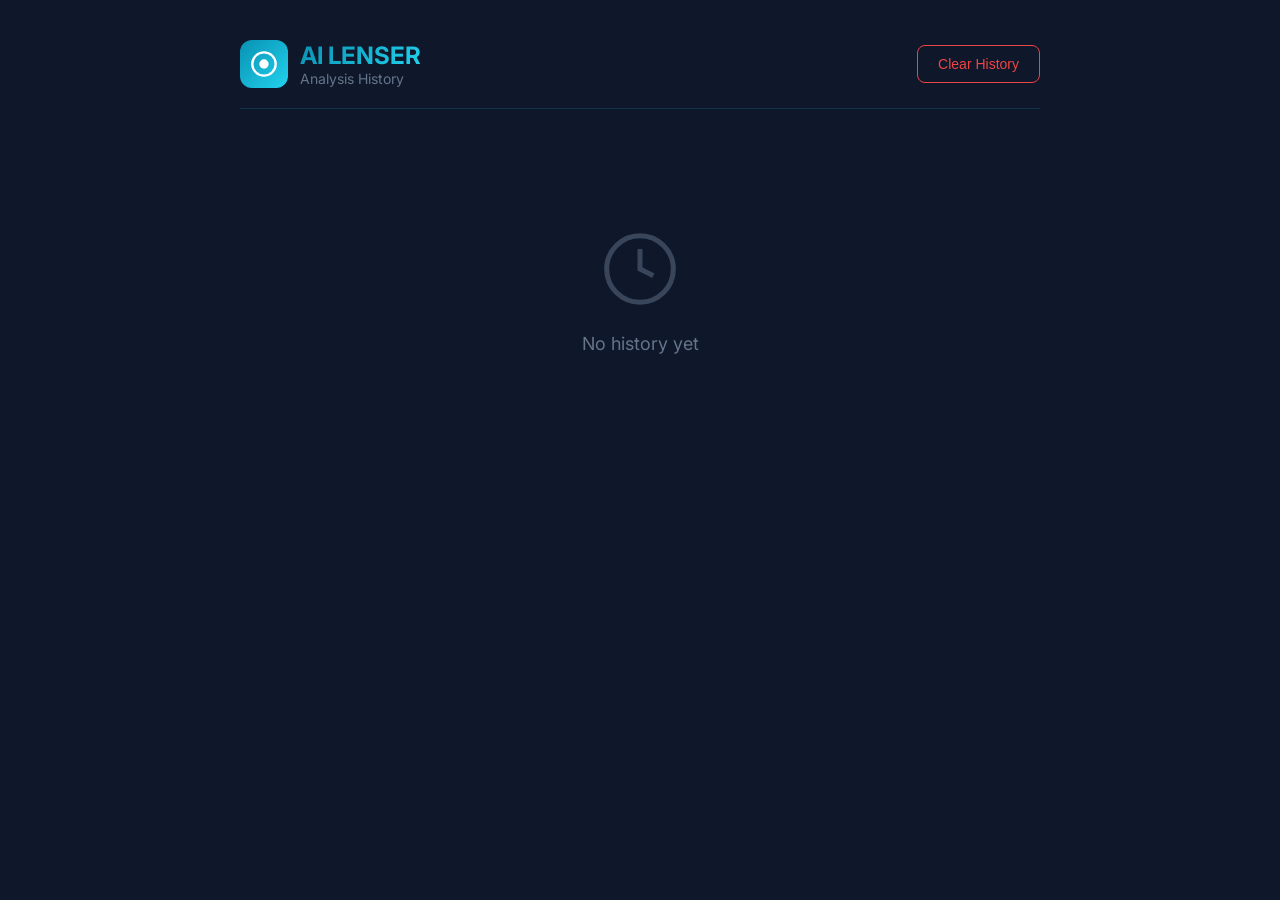
<file: extension/history.html>
<!DOCTYPE html>
<html lang="en">

<head>
    <meta charset="UTF-8">
    <meta name="viewport" content="width=device-width, initial-scale=1.0">
    <title>AI LENSER - History</title>
    <link href="https://fonts.googleapis.com/css2?family=Inter:wght@400;500;600;700&display=swap" rel="stylesheet">
    <style>
        :root {
            --bg-primary: #0f172a;
            --bg-secondary: #1e293b;
            --bg-card: #334155;
            --text-primary: #f1f5f9;
            --text-secondary: #94a3b8;
            --text-muted: #64748b;
            --primary: #0891b2;
            --primary-light: #22d3ee;
            --success: #10b981;
            --danger: #ef4444;
            --border-color: rgba(34, 211, 238, 0.15);
        }

        * {
            box-sizing: border-box;
            margin: 0;
            padding: 0;
        }

        body {
            font-family: 'Inter', sans-serif;
            background: var(--bg-primary);
            color: var(--text-primary);
            min-height: 100vh;
            padding: 40px 20px;
        }

        .container {
            max-width: 800px;
            margin: 0 auto;
        }

        .header {
            display: flex;
            align-items: center;
            justify-content: space-between;
            margin-bottom: 40px;
            padding-bottom: 20px;
            border-bottom: 1px solid var(--border-color);
        }

        .logo {
            display: flex;
            align-items: center;
            gap: 12px;
        }

        .logo-icon {
            width: 48px;
            height: 48px;
            background: linear-gradient(135deg, #0891b2, #22d3ee);
            border-radius: 12px;
            display: flex;
            align-items: center;
            justify-content: center;
            color: white;
        }

        .logo-icon svg {
            width: 28px;
            height: 28px;
        }

        .logo-text h1 {
            font-size: 24px;
            background: linear-gradient(135deg, #0891b2, #22d3ee);
            -webkit-background-clip: text;
            -webkit-text-fill-color: transparent;
        }

        .logo-text p {
            font-size: 14px;
            color: var(--text-muted);
        }

        .clear-btn {
            padding: 10px 20px;
            background: transparent;
            border: 1px solid var(--danger);
            border-radius: 8px;
            color: var(--danger);
            font-size: 14px;
            cursor: pointer;
            transition: all 0.2s;
        }

        .clear-btn:hover {
            background: var(--danger);
            color: white;
        }

        .history-grid {
            display: grid;
            gap: 16px;
        }

        .history-item {
            padding: 20px;
            background: var(--bg-secondary);
            border: 1px solid var(--border-color);
            border-radius: 16px;
            transition: all 0.2s;
        }

        .history-item:hover {
            transform: translateY(-2px);
            box-shadow: 0 10px 30px rgba(0, 0, 0, 0.3);
        }

        .history-header {
            display: flex;
            align-items: center;
            justify-content: space-between;
            margin-bottom: 12px;
        }

        .history-badge {
            padding: 6px 12px;
            border-radius: 20px;
            font-size: 12px;
            font-weight: 600;
            text-transform: uppercase;
        }

        .history-badge.real {
            background: rgba(16, 185, 129, 0.15);
            color: var(--success);
        }

        .history-badge.fake {
            background: rgba(239, 68, 68, 0.15);
            color: var(--danger);
        }

        .history-score {
            font-size: 20px;
            font-weight: 700;
            background: linear-gradient(135deg, #0891b2, #22d3ee);
            -webkit-background-clip: text;
            -webkit-text-fill-color: transparent;
        }

        .history-text {
            font-size: 15px;
            line-height: 1.6;
            color: var(--text-primary);
            margin-bottom: 12px;
        }

        .history-meta {
            font-size: 12px;
            color: var(--text-muted);
        }

        .empty-state {
            text-align: center;
            padding: 80px 20px;
            color: var(--text-muted);
        }

        .empty-state svg {
            width: 80px;
            height: 80px;
            margin-bottom: 20px;
            opacity: 0.5;
        }

        .empty-state p {
            font-size: 18px;
        }
    </style>
</head>

<body>
    <div class="container">
        <header class="header">
            <div class="logo">
                <div class="logo-icon">
                    <svg viewBox="0 0 24 24" fill="none">
                        <circle cx="12" cy="12" r="10" stroke="currentColor" stroke-width="2" />
                        <circle cx="12" cy="12" r="4" fill="currentColor" />
                    </svg>
                </div>
                <div class="logo-text">
                    <h1>AI LENSER</h1>
                    <p>Analysis History</p>
                </div>
            </div>
            <button class="clear-btn" id="clearBtn">Clear History</button>
        </header>

        <div class="history-grid" id="historyGrid">
            <div class="empty-state">
                <svg viewBox="0 0 24 24" fill="none" stroke="currentColor" stroke-width="1.5">
                    <circle cx="12" cy="12" r="10" />
                    <path d="M12 6v6l4 2" />
                </svg>
                <p>No history yet</p>
            </div>
        </div>
    </div>

    <script>
        document.addEventListener('DOMContentLoaded', loadHistory);
        document.getElementById('clearBtn').addEventListener('click', clearHistory);

        function loadHistory() {
            chrome.storage.local.get(['ailenser_history'], (result) => {
                const history = result.ailenser_history || [];
                renderHistory(history);
            });
        }

        function renderHistory(history) {
            const grid = document.getElementById('historyGrid');

            if (history.length === 0) {
                grid.innerHTML = `
                    <div class="empty-state">
                        <svg viewBox="0 0 24 24" fill="none" stroke="currentColor" stroke-width="1.5">
                            <circle cx="12" cy="12" r="10"/>
                            <path d="M12 6v6l4 2"/>
                        </svg>
                        <p>No history yet</p>
                    </div>
                `;
                return;
            }

            grid.innerHTML = history.map(item => `
                <div class="history-item">
                    <div class="history-header">
                        <span class="history-badge ${item.result.prediction.toLowerCase()}">${item.result.prediction}</span>
                        <span class="history-score">${item.result.trust_score}%</span>
                    </div>
                    <div class="history-text">${item.text}</div>
                    <div class="history-meta">${item.timestamp}</div>
                </div>
            `).join('');
        }

        function clearHistory() {
            if (confirm('Are you sure you want to clear all history?')) {
                chrome.storage.local.remove(['ailenser_history'], () => {
                    loadHistory();
                });
            }
        }
    </script>
</body>

</html>
</file>
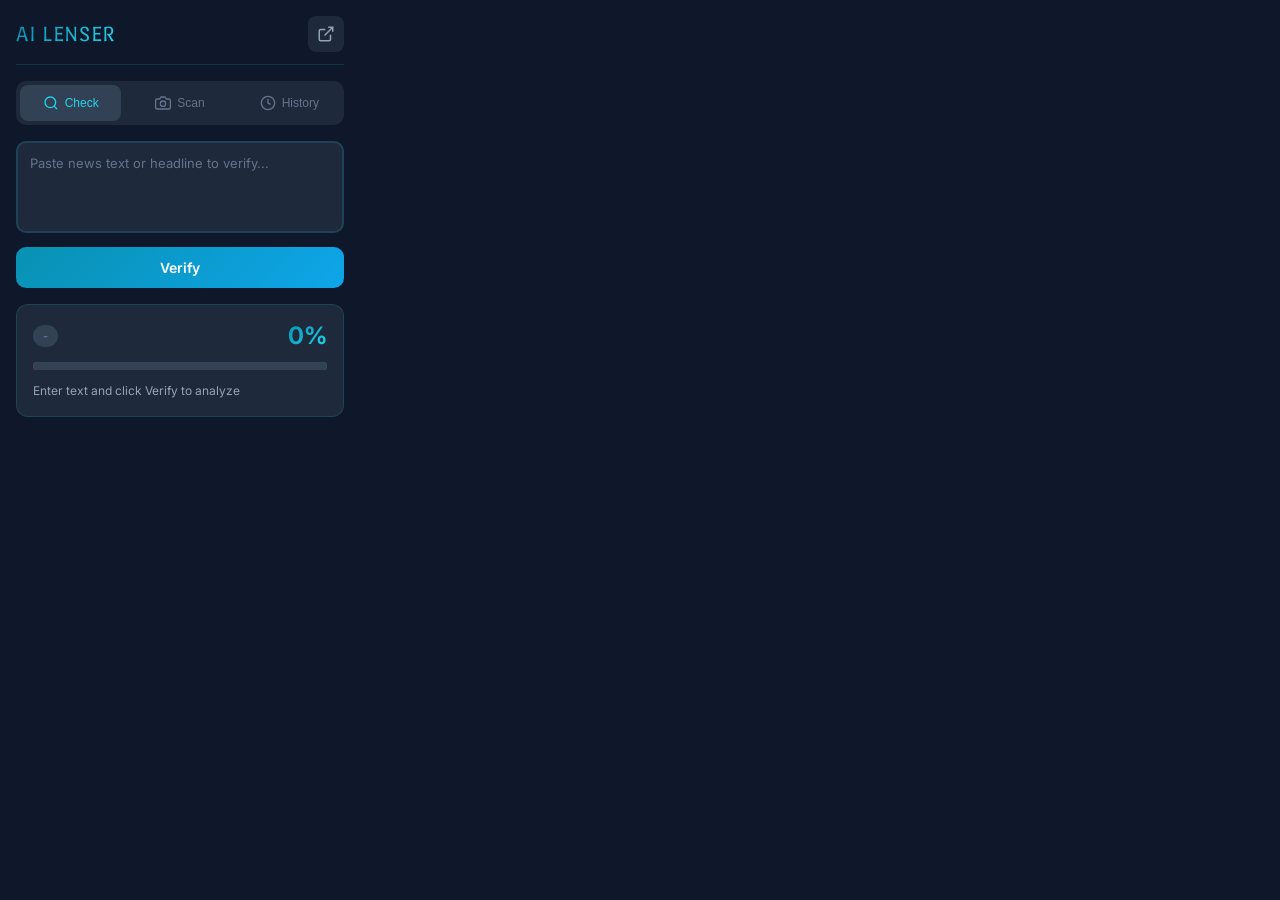
<file: extension/popup.html>
<!DOCTYPE html>
<html lang="en">

<head>
    <meta charset="UTF-8">
    <meta name="viewport" content="width=device-width, initial-scale=1.0">
    <title>AI LENSER</title>
    <link
        href="https://fonts.googleapis.com/css2?family=Inter:wght@400;500;600;700&family=Port+Lligat+Sans&display=swap"
        rel="stylesheet">
    <link rel="stylesheet" href="popup.css">
</head>

<body>
    <div class="popup-container">
        <!-- Header -->
        <header class="popup-header">
            <span class="logo-text">AI LENSER</span>
            <button class="open-website" id="openWebsite" title="Open Full Website">
                <svg viewBox="0 0 24 24" fill="none" stroke="currentColor" stroke-width="2">
                    <path d="M18 13v6a2 2 0 01-2 2H5a2 2 0 01-2-2V8a2 2 0 012-2h6" />
                    <polyline points="15 3 21 3 21 9" />
                    <line x1="10" y1="14" x2="21" y2="3" />
                </svg>
            </button>
        </header>

        <!-- Navigation Tabs -->
        <nav class="popup-nav">
            <button class="nav-btn active" data-tab="check">
                <svg viewBox="0 0 24 24" fill="none" stroke="currentColor" stroke-width="2">
                    <circle cx="11" cy="11" r="8" />
                    <path d="M21 21l-4.35-4.35" />
                </svg>
                Check
            </button>
            <button class="nav-btn" data-tab="scan">
                <svg viewBox="0 0 24 24" fill="none" stroke="currentColor" stroke-width="2">
                    <path d="M23 19a2 2 0 01-2 2H3a2 2 0 01-2-2V8a2 2 0 012-2h4l2-3h6l2 3h4a2 2 0 012 2z" />
                    <circle cx="12" cy="13" r="4" />
                </svg>
                Scan
            </button>
            <button class="nav-btn" data-tab="history">
                <svg viewBox="0 0 24 24" fill="none" stroke="currentColor" stroke-width="2">
                    <circle cx="12" cy="12" r="10" />
                    <path d="M12 6v6l4 2" />
                </svg>
                History
            </button>
        </nav>

        <!-- Check Tab -->
        <div class="tab-content active" id="checkTab">
            <div class="input-group">
                <textarea id="textInput" placeholder="Paste news text or headline to verify..." rows="4"></textarea>
                <button class="verify-btn" id="verifyBtn">
                    <span class="btn-text">Verify</span>
                    <span class="btn-loader">
                        <svg class="spinner" viewBox="0 0 24 24">
                            <circle cx="12" cy="12" r="10" stroke-width="3" fill="none" />
                        </svg>
                    </span>
                </button>
            </div>

            <!-- Result Display -->
            <div class="result-container" id="resultContainer">
                <div class="result-header">
                    <span class="result-badge" id="resultBadge">-</span>
                    <span class="result-score" id="resultScore">0%</span>
                </div>
                <div class="trust-bar">
                    <div class="trust-fill" id="trustFill"></div>
                </div>
                <p class="result-details" id="resultDetails">Enter text and click Verify to analyze</p>
            </div>
        </div>

        <!-- Scan Tab -->
        <div class="tab-content" id="scanTab">
            <div class="scan-options">
                <button class="scan-option" id="scanPageBtn">
                    <div class="option-icon">
                        <svg viewBox="0 0 24 24" fill="none" stroke="currentColor" stroke-width="2">
                            <path d="M14 2H6a2 2 0 00-2 2v16a2 2 0 002 2h12a2 2 0 002-2V8z" />
                            <path d="M14 2v6h6M16 13H8M16 17H8M10 9H8" />
                        </svg>
                    </div>
                    <div class="option-info">
                        <span>Scan Page</span>
                        <small>Analyze current page content</small>
                    </div>
                </button>

                <button class="scan-option" id="snippetBtn">
                    <div class="option-icon">
                        <svg viewBox="0 0 24 24" fill="none" stroke="currentColor" stroke-width="2">
                            <rect x="3" y="3" width="18" height="18" rx="2" />
                            <path d="M3 9h18M9 21V9" />
                        </svg>
                    </div>
                    <div class="option-info">
                        <span>Screenshot Snippet</span>
                        <small>Select area to capture & analyze</small>
                    </div>
                </button>

                <button class="scan-option" id="selectTextBtn">
                    <div class="option-icon">
                        <svg viewBox="0 0 24 24" fill="none" stroke="currentColor" stroke-width="2">
                            <path d="M4 7V4h16v3M9 20h6M12 4v16" />
                        </svg>
                    </div>
                    <div class="option-info">
                        <span>Select Text</span>
                        <small>Highlight text on page to analyze</small>
                    </div>
                </button>
            </div>

            <div class="scan-status" id="scanStatus">
                <div class="status-icon">
                    <svg viewBox="0 0 24 24" fill="none" stroke="currentColor" stroke-width="2">
                        <path d="M22 11.08V12a10 10 0 11-5.93-9.14" />
                        <path d="M22 4L12 14.01l-3-3" />
                    </svg>
                </div>
                <p>Ready to scan</p>
            </div>
        </div>

        <!-- History Tab -->
        <div class="tab-content" id="historyTab">
            <div class="history-list" id="historyList">
                <div class="empty-history">
                    <svg viewBox="0 0 24 24" fill="none" stroke="currentColor" stroke-width="1.5">
                        <circle cx="12" cy="12" r="10" />
                        <path d="M12 6v6l4 2" />
                    </svg>
                    <p>No history yet</p>
                </div>
            </div>
        </div>
    </div>

    <script src="popup.js"></script>
</body>

</html>
</file>
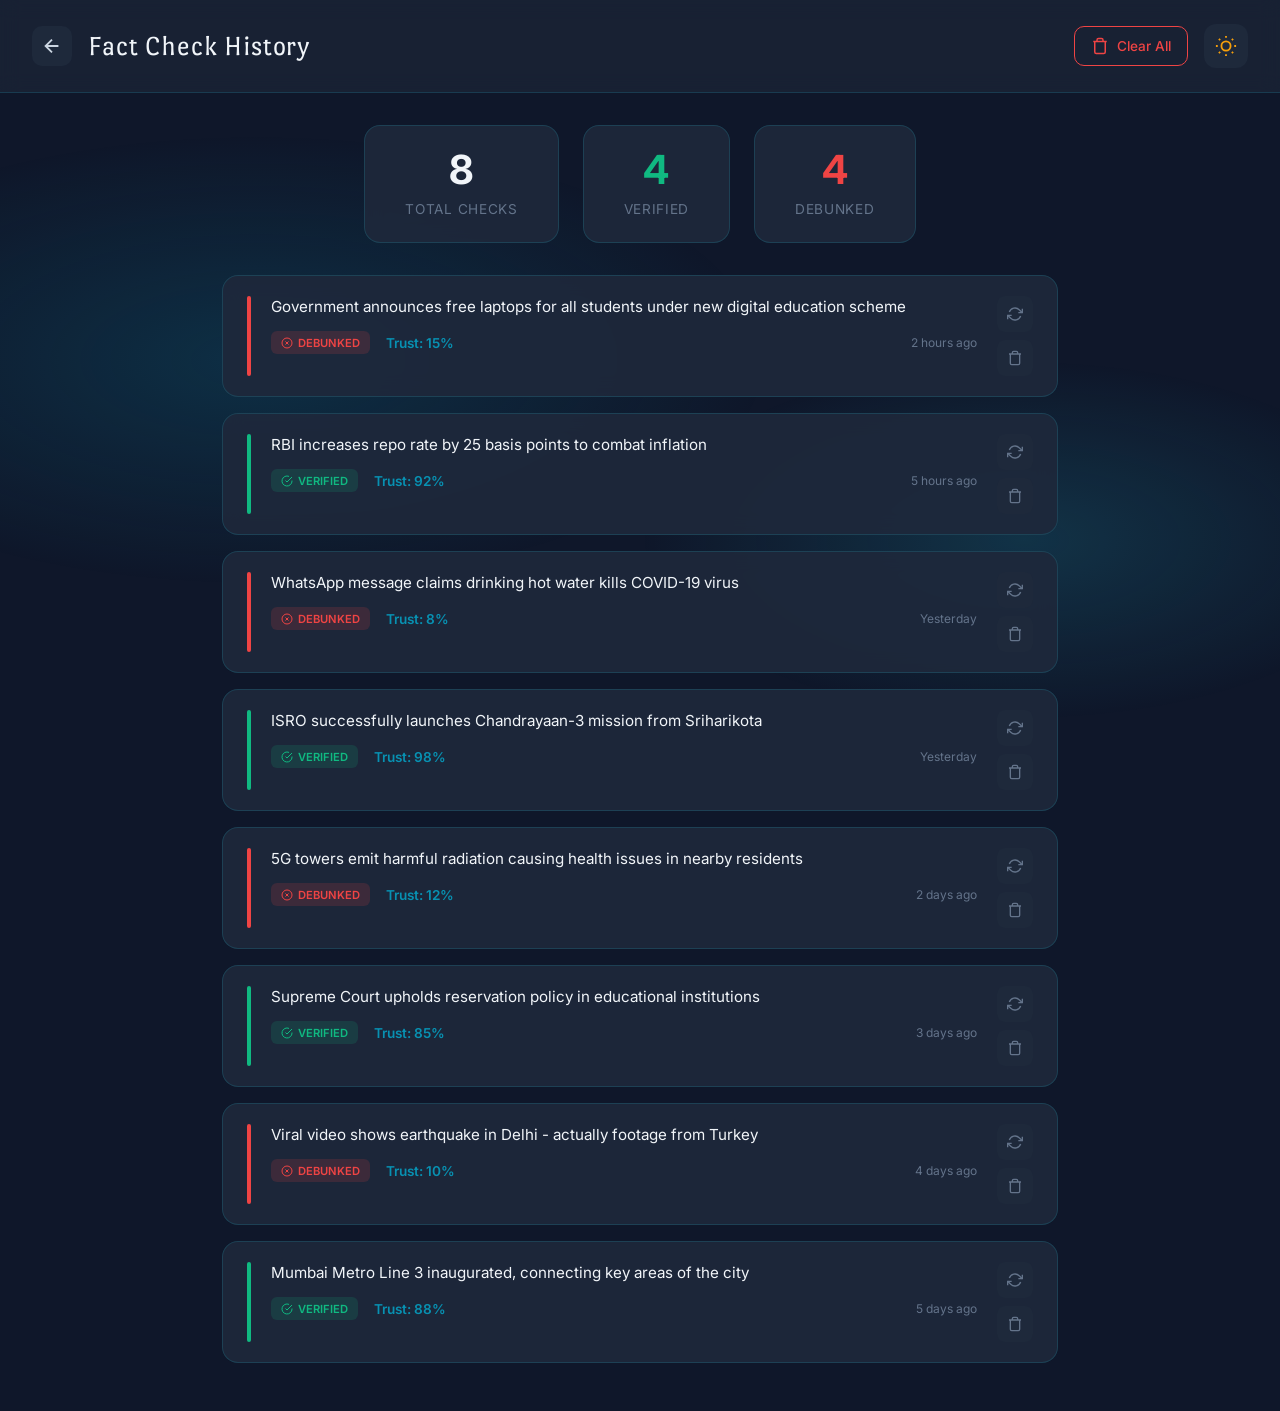
<file: frontend/history.html>
<!DOCTYPE html>
<html lang="en">

<head>
    <meta charset="UTF-8">
    <meta name="viewport" content="width=device-width, initial-scale=1.0">
    <meta name="description" content="AI LENSER - Your Fact Check History">
    <title>History - AI LENSER</title>
    <link rel="preconnect" href="https://fonts.googleapis.com">
    <link rel="preconnect" href="https://fonts.gstatic.com" crossorigin>
    <link
        href="https://fonts.googleapis.com/css2?family=Inter:wght@300;400;500;600;700;800&family=Port+Lligat+Sans&display=swap"
        rel="stylesheet">
    <link rel="stylesheet" href="history.css">
</head>

<body class="dark-mode">
    <!-- Animated Background -->
    <div class="bg-animation">
        <div class="bg-gradient"></div>
    </div>

    <!-- Header -->
    <header class="header">
        <div class="header-left">
            <button class="menu-btn" onclick="window.location.href='index.html'">
                <svg viewBox="0 0 24 24" fill="none" stroke="currentColor" stroke-width="2">
                    <path d="M19 12H5M12 19l-7-7 7-7" />
                </svg>
            </button>
            <h1 class="page-title">Fact Check History</h1>
        </div>

        <div class="header-right">
            <button class="clear-all-btn" id="clearAllBtn">
                <svg viewBox="0 0 24 24" fill="none" stroke="currentColor" stroke-width="2">
                    <path d="M3 6h18M19 6v14a2 2 0 01-2 2H7a2 2 0 01-2-2V6M8 6V4a2 2 0 012-2h4a2 2 0 012 2v2" />
                </svg>
                Clear All
            </button>
            <button class="theme-toggle" id="themeToggle" title="Toggle Theme">
                <svg class="sun-icon" viewBox="0 0 24 24" fill="none" stroke="currentColor" stroke-width="2">
                    <circle cx="12" cy="12" r="5" />
                    <path
                        d="M12 1v2M12 21v2M4.22 4.22l1.42 1.42M18.36 18.36l1.42 1.42M1 12h2M21 12h2M4.22 19.78l1.42-1.42M18.36 5.64l1.42-1.42" />
                </svg>
                <svg class="moon-icon" viewBox="0 0 24 24" fill="none" stroke="currentColor" stroke-width="2">
                    <path d="M21 12.79A9 9 0 1111.21 3 7 7 0 0021 12.79z" />
                </svg>
            </button>
        </div>
    </header>

    <!-- Stats Summary -->
    <section class="stats-summary">
        <div class="stat-box">
            <span class="stat-number" id="totalChecks">0</span>
            <span class="stat-label">Total Checks</span>
        </div>
        <div class="stat-box verified">
            <span class="stat-number" id="verifiedCount">0</span>
            <span class="stat-label">Verified</span>
        </div>
        <div class="stat-box fake">
            <span class="stat-number" id="fakeCount">0</span>
            <span class="stat-label">Debunked</span>
        </div>
    </section>

    <!-- History List -->
    <main class="history-container">
        <div class="history-list" id="historyList">
            <!-- Populated by JavaScript -->
        </div>

        <!-- Empty State -->
        <div class="empty-state" id="emptyState" style="display: none;">
            <svg viewBox="0 0 24 24" fill="none" stroke="currentColor" stroke-width="1.5">
                <circle cx="12" cy="12" r="10" />
                <path d="M12 6v6l4 2" />
            </svg>
            <h3>No History Yet</h3>
            <p>Your fact checks will appear here</p>
            <a href="index.html" class="start-btn">Start Checking</a>
        </div>
    </main>

    <script src="history.js"></script>
</body>

</html>
</file>
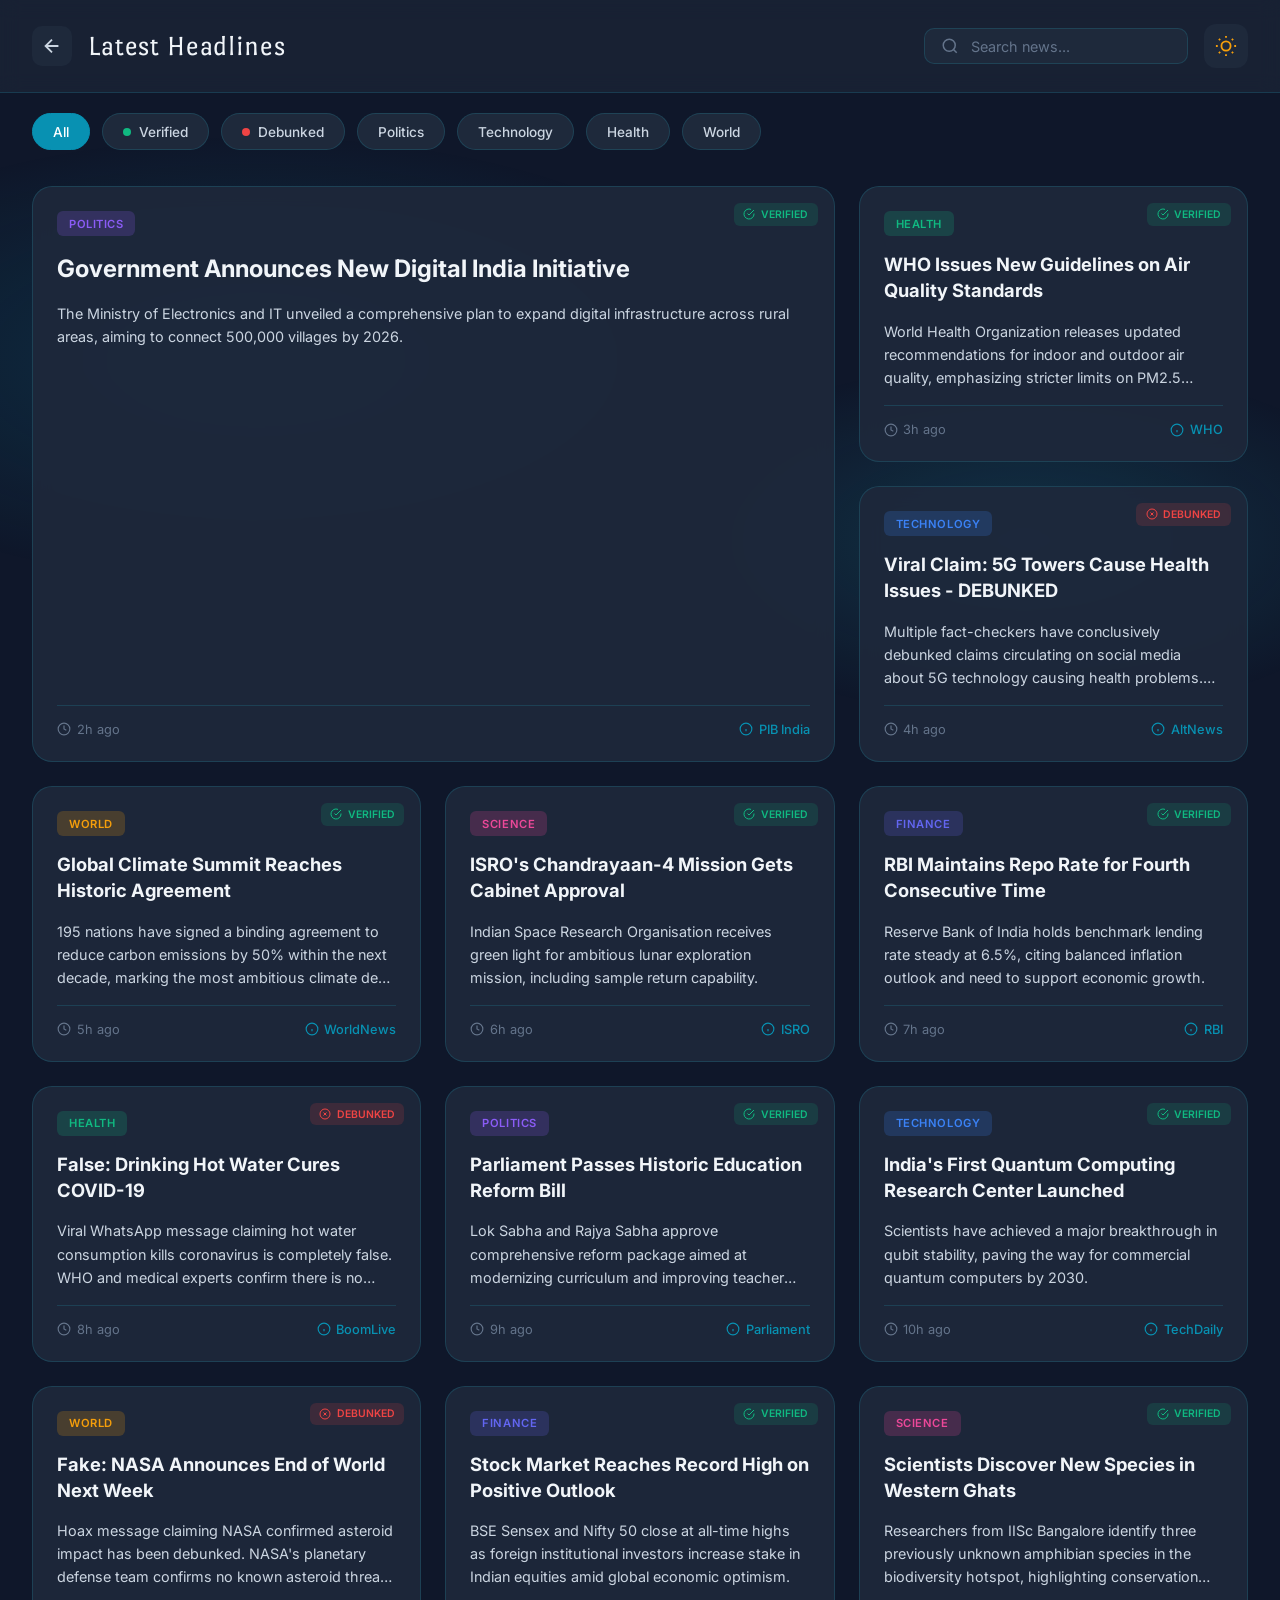
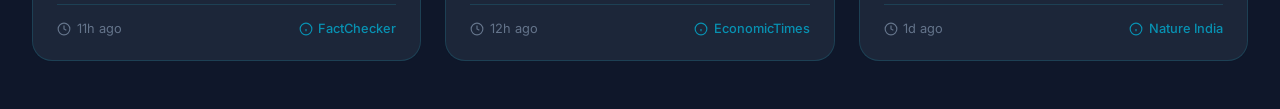
<file: frontend/news.html>
<!DOCTYPE html>
<html lang="en">

<head>
    <meta charset="UTF-8">
    <meta name="viewport" content="width=device-width, initial-scale=1.0">
    <meta name="description" content="AI LENSER - Latest Fact-Checked News Headlines from India and around the world">
    <title>Latest Headlines - AI LENSER</title>
    <link rel="preconnect" href="https://fonts.googleapis.com">
    <link rel="preconnect" href="https://fonts.gstatic.com" crossorigin>
    <link
        href="https://fonts.googleapis.com/css2?family=Inter:wght@300;400;500;600;700;800&family=Port+Lligat+Sans&display=swap"
        rel="stylesheet">
    <link rel="stylesheet" href="news.css">
</head>

<body class="dark-mode">
    <!-- Animated Background -->
    <div class="bg-animation">
        <div class="bg-gradient"></div>
    </div>

    <!-- Header -->
    <header class="header">
        <div class="header-left">
            <button class="menu-btn" id="menuBtn" onclick="window.location.href='index.html'">
                <svg viewBox="0 0 24 24" fill="none" stroke="currentColor" stroke-width="2">
                    <path d="M19 12H5M12 19l-7-7 7-7" />
                </svg>
            </button>
            <h1 class="page-title">Latest Headlines</h1>
        </div>

        <div class="header-right">
            <div class="search-box">
                <svg viewBox="0 0 24 24" fill="none" stroke="currentColor" stroke-width="2">
                    <circle cx="11" cy="11" r="8" />
                    <path d="M21 21l-4.35-4.35" />
                </svg>
                <input type="text" placeholder="Search news..." id="searchInput">
            </div>
            <button class="theme-toggle" id="themeToggle" title="Toggle Theme">
                <svg class="sun-icon" viewBox="0 0 24 24" fill="none" stroke="currentColor" stroke-width="2">
                    <circle cx="12" cy="12" r="5" />
                    <path
                        d="M12 1v2M12 21v2M4.22 4.22l1.42 1.42M18.36 18.36l1.42 1.42M1 12h2M21 12h2M4.22 19.78l1.42-1.42M18.36 5.64l1.42-1.42" />
                </svg>
                <svg class="moon-icon" viewBox="0 0 24 24" fill="none" stroke="currentColor" stroke-width="2">
                    <path d="M21 12.79A9 9 0 1111.21 3 7 7 0 0021 12.79z" />
                </svg>
            </button>
        </div>
    </header>

    <!-- Category Filters -->
    <section class="filters">
        <button class="filter-btn active" data-category="all">All</button>
        <button class="filter-btn" data-category="verified">
            <span class="status-dot verified"></span>
            Verified
        </button>
        <button class="filter-btn" data-category="fake">
            <span class="status-dot fake"></span>
            Debunked
        </button>
        <button class="filter-btn" data-category="politics">Politics</button>
        <button class="filter-btn" data-category="technology">Technology</button>
        <button class="filter-btn" data-category="health">Health</button>
        <button class="filter-btn" data-category="world">World</button>
    </section>

    <!-- News Grid -->
    <main class="news-container">
        <div class="news-grid" id="newsGrid">
            <!-- News cards will be populated by JavaScript -->
        </div>

        <!-- Loading State -->
        <div class="loading-state" id="loadingState">
            <div class="loader"></div>
            <p>Loading latest headlines...</p>
        </div>

        <!-- Empty State -->
        <div class="empty-state" id="emptyState" style="display: none;">
            <svg viewBox="0 0 24 24" fill="none" stroke="currentColor" stroke-width="1.5">
                <path
                    d="M19 20H5a2 2 0 01-2-2V6a2 2 0 012-2h10a2 2 0 012 2v1m2 13a2 2 0 01-2-2V9a2 2 0 012-2h2a2 2 0 012 2v9a2 2 0 01-2 2h-2z" />
            </svg>
            <p>No news found</p>
        </div>
    </main>

    <script src="news.js"></script>
</body>

</html>
</file>
<file: extension/popup.css>
/* AI LENSER Extension Popup Styles */

:root {
    --bg-primary: #0f172a;
    --bg-secondary: #1e293b;
    --bg-card: #334155;
    --text-primary: #f1f5f9;
    --text-secondary: #94a3b8;
    --text-muted: #64748b;
    --primary: #0891b2;
    --primary-light: #22d3ee;
    --success: #10b981;
    --danger: #ef4444;
    --warning: #f59e0b;
    --border-color: rgba(34, 211, 238, 0.15);
}

* {
    box-sizing: border-box;
    margin: 0;
    padding: 0;
}

body {
    font-family: 'Inter', -apple-system, BlinkMacSystemFont, sans-serif;
    background: var(--bg-primary);
    color: var(--text-primary);
    width: 360px;
    min-height: 480px;
}

.popup-container {
    padding: 16px;
}

/* Header */
.popup-header {
    display: flex;
    align-items: center;
    justify-content: space-between;
    margin-bottom: 16px;
    padding-bottom: 12px;
    border-bottom: 1px solid var(--border-color);
}

.logo {
    display: flex;
    align-items: center;
    gap: 10px;
}

.logo-icon {
    width: 32px;
    height: 32px;
    background: linear-gradient(135deg, #0891b2, #22d3ee);
    border-radius: 8px;
    display: flex;
    align-items: center;
    justify-content: center;
    color: white;
}

.logo-icon svg {
    width: 18px;
    height: 18px;
}

.logo-text {
    font-family: 'Port Lligat Sans', 'Inter', sans-serif;
    font-size: 22px;
    font-weight: 400;
    letter-spacing: 0.03em;
    background: linear-gradient(135deg, #0891b2, #22d3ee);
    -webkit-background-clip: text;
    -webkit-text-fill-color: transparent;
}

.open-website {
    width: 36px;
    height: 36px;
    border: none;
    background: var(--bg-secondary);
    border-radius: 8px;
    color: var(--text-secondary);
    cursor: pointer;
    display: flex;
    align-items: center;
    justify-content: center;
    transition: all 0.2s;
}

.open-website:hover {
    background: var(--primary);
    color: white;
}

.open-website svg {
    width: 18px;
    height: 18px;
}

/* Navigation */
.popup-nav {
    display: flex;
    gap: 8px;
    margin-bottom: 16px;
    padding: 4px;
    background: var(--bg-secondary);
    border-radius: 10px;
}

.nav-btn {
    flex: 1;
    display: flex;
    align-items: center;
    justify-content: center;
    gap: 6px;
    padding: 10px 12px;
    border: none;
    background: transparent;
    border-radius: 8px;
    font-size: 12px;
    font-weight: 500;
    color: var(--text-muted);
    cursor: pointer;
    transition: all 0.2s;
}

.nav-btn svg {
    width: 16px;
    height: 16px;
}

.nav-btn:hover {
    color: var(--text-primary);
}

.nav-btn.active {
    background: var(--bg-card);
    color: var(--primary-light);
}

/* Tab Content */
.tab-content {
    display: none;
}

.tab-content.active {
    display: block;
    animation: fadeIn 0.2s ease;
}

@keyframes fadeIn {
    from {
        opacity: 0;
        transform: translateY(10px);
    }

    to {
        opacity: 1;
        transform: translateY(0);
    }
}

/* Check Tab */
.input-group {
    margin-bottom: 16px;
}

.input-group textarea {
    width: 100%;
    padding: 12px;
    background: var(--bg-secondary);
    border: 2px solid var(--border-color);
    border-radius: 10px;
    font-family: inherit;
    font-size: 13px;
    color: var(--text-primary);
    resize: none;
    transition: all 0.2s;
}

.input-group textarea::placeholder {
    color: var(--text-muted);
}

.input-group textarea:focus {
    outline: none;
    border-color: var(--primary);
}

.verify-btn {
    width: 100%;
    padding: 12px;
    margin-top: 10px;
    border: none;
    background: linear-gradient(135deg, #0891b2, #0ea5e9);
    border-radius: 10px;
    font-family: inherit;
    font-size: 14px;
    font-weight: 600;
    color: white;
    cursor: pointer;
    transition: all 0.2s;
}

.verify-btn:hover {
    transform: translateY(-2px);
    box-shadow: 0 4px 15px rgba(8, 145, 178, 0.4);
}

.verify-btn .btn-loader {
    display: none;
}

.verify-btn.loading .btn-text {
    display: none;
}

.verify-btn.loading .btn-loader {
    display: block;
}

.verify-btn .spinner {
    width: 20px;
    height: 20px;
    animation: spin 1s linear infinite;
}

.verify-btn .spinner circle {
    stroke: white;
    stroke-dasharray: 50;
    stroke-dashoffset: 20;
    stroke-linecap: round;
}

@keyframes spin {
    to {
        transform: rotate(360deg);
    }
}

/* Result Container */
.result-container {
    padding: 16px;
    background: var(--bg-secondary);
    border-radius: 12px;
    border: 1px solid var(--border-color);
}

.result-header {
    display: flex;
    align-items: center;
    justify-content: space-between;
    margin-bottom: 12px;
}

.result-badge {
    padding: 4px 10px;
    border-radius: 12px;
    font-size: 11px;
    font-weight: 600;
    text-transform: uppercase;
    background: var(--bg-card);
    color: var(--text-muted);
}

.result-badge.real {
    background: rgba(16, 185, 129, 0.2);
    color: var(--success);
}

.result-badge.fake {
    background: rgba(239, 68, 68, 0.2);
    color: var(--danger);
}

.result-score {
    font-size: 24px;
    font-weight: 700;
    background: linear-gradient(135deg, #0891b2, #22d3ee);
    -webkit-background-clip: text;
    -webkit-text-fill-color: transparent;
}

.trust-bar {
    height: 8px;
    background: linear-gradient(90deg, var(--danger), var(--warning), var(--success));
    border-radius: 4px;
    margin-bottom: 12px;
    position: relative;
    overflow: hidden;
}

.trust-fill {
    position: absolute;
    right: 0;
    top: 0;
    height: 100%;
    background: var(--bg-card);
    width: 100%;
    transition: width 0.5s ease;
}

.result-details {
    font-size: 12px;
    color: var(--text-secondary);
    line-height: 1.5;
}

/* Scan Tab */
.scan-options {
    display: flex;
    flex-direction: column;
    gap: 10px;
    margin-bottom: 16px;
}

.scan-option {
    display: flex;
    align-items: center;
    gap: 12px;
    padding: 14px;
    background: var(--bg-secondary);
    border: 1px solid var(--border-color);
    border-radius: 12px;
    cursor: pointer;
    transition: all 0.2s;
    text-align: left;
}

.scan-option:hover {
    background: var(--bg-card);
    border-color: var(--primary);
    transform: translateX(4px);
}

.option-icon {
    width: 40px;
    height: 40px;
    background: rgba(8, 145, 178, 0.15);
    border-radius: 10px;
    display: flex;
    align-items: center;
    justify-content: center;
    color: var(--primary-light);
}

.option-icon svg {
    width: 20px;
    height: 20px;
}

.option-info span {
    display: block;
    font-size: 13px;
    font-weight: 600;
    color: var(--text-primary);
    margin-bottom: 2px;
}

.option-info small {
    font-size: 11px;
    color: var(--text-muted);
}

.scan-status {
    display: flex;
    align-items: center;
    gap: 10px;
    padding: 12px;
    background: rgba(16, 185, 129, 0.1);
    border-radius: 10px;
    color: var(--success);
}

.scan-status .status-icon svg {
    width: 20px;
    height: 20px;
}

.scan-status p {
    font-size: 13px;
    font-weight: 500;
}

/* History Tab */
.history-list {
    max-height: 340px;
    overflow-y: auto;
}

.empty-history {
    display: flex;
    flex-direction: column;
    align-items: center;
    justify-content: center;
    padding: 40px 20px;
    color: var(--text-muted);
    text-align: center;
}

.empty-history svg {
    width: 48px;
    height: 48px;
    margin-bottom: 12px;
    opacity: 0.5;
}

.empty-history p {
    font-size: 13px;
}

.history-item {
    padding: 12px;
    background: var(--bg-secondary);
    border-radius: 10px;
    margin-bottom: 8px;
    border: 1px solid var(--border-color);
    cursor: pointer;
    transition: all 0.2s;
}

.history-item:hover {
    background: var(--bg-card);
}

.history-text {
    font-size: 12px;
    color: var(--text-primary);
    margin-bottom: 8px;
    display: -webkit-box;
    -webkit-line-clamp: 2;
    -webkit-box-orient: vertical;
    overflow: hidden;
}

.history-meta {
    display: flex;
    align-items: center;
    justify-content: space-between;
    font-size: 10px;
    color: var(--text-muted);
}

.history-badge {
    padding: 2px 6px;
    border-radius: 4px;
    font-weight: 600;
    text-transform: uppercase;
}

.history-badge.real {
    background: rgba(16, 185, 129, 0.2);
    color: var(--success);
}

.history-badge.fake {
    background: rgba(239, 68, 68, 0.2);
    color: var(--danger);
}

/* Scrollbar */
::-webkit-scrollbar {
    width: 4px;
}

::-webkit-scrollbar-track {
    background: var(--bg-secondary);
}

::-webkit-scrollbar-thumb {
    background: var(--text-muted);
    border-radius: 2px;
}

::-webkit-scrollbar-thumb:hover {
    background: var(--primary);
}
</file>
<file: frontend/history.css>
/* AI LENSER - History Page Styles */

:root {
    /* Light Mode Colors */
    --bg-primary: #f0f9ff;
    --bg-secondary: #e0f2fe;
    --bg-card: rgba(255, 255, 255, 0.9);
    --bg-glass: rgba(255, 255, 255, 0.6);
    --text-primary: #0f172a;
    --text-secondary: #475569;
    --text-muted: #94a3b8;
    --border-color: rgba(14, 165, 233, 0.2);
    --shadow-color: rgba(14, 165, 233, 0.1);

    /* Brand Colors */
    --primary: #0891b2;
    --primary-dark: #0e7490;
    --primary-light: #22d3ee;
    --primary-glow: rgba(8, 145, 178, 0.4);

    /* Status Colors */
    --success: #10b981;
    --danger: #ef4444;
    --warning: #f59e0b;

    /* Typography */
    --font-family: 'Inter', -apple-system, BlinkMacSystemFont, 'Segoe UI', Roboto, sans-serif;
    --font-heading: 'Port Lligat Sans', 'Inter', sans-serif;

    /* Transitions */
    --transition-fast: 0.15s ease;
    --transition-normal: 0.3s ease;
}

/* Dark Mode */
.dark-mode {
    --bg-primary: #0f172a;
    --bg-secondary: #1e293b;
    --bg-card: rgba(30, 41, 59, 0.9);
    --bg-glass: rgba(30, 41, 59, 0.6);
    --text-primary: #f1f5f9;
    --text-secondary: #cbd5e1;
    --text-muted: #64748b;
    --border-color: rgba(34, 211, 238, 0.15);
    --shadow-color: rgba(0, 0, 0, 0.3);
}

/* Reset */
*,
*::before,
*::after {
    box-sizing: border-box;
    margin: 0;
    padding: 0;
}

body {
    font-family: var(--font-family);
    background: var(--bg-primary);
    color: var(--text-primary);
    min-height: 100vh;
    transition: background var(--transition-normal), color var(--transition-normal);
}

/* Animated Background */
.bg-animation {
    position: fixed;
    inset: 0;
    z-index: -1;
    overflow: hidden;
}

.bg-gradient {
    position: absolute;
    inset: 0;
    background:
        radial-gradient(ellipse 80% 50% at 20% 40%, rgba(8, 145, 178, 0.15) 0%, transparent 50%),
        radial-gradient(ellipse 60% 40% at 80% 60%, rgba(34, 211, 238, 0.1) 0%, transparent 50%);
}

.dark-mode .bg-gradient {
    background:
        radial-gradient(ellipse 80% 50% at 20% 40%, rgba(8, 145, 178, 0.2) 0%, transparent 50%),
        radial-gradient(ellipse 60% 40% at 80% 60%, rgba(34, 211, 238, 0.15) 0%, transparent 50%);
}

/* Header */
.header {
    display: flex;
    align-items: center;
    justify-content: space-between;
    padding: 1.5rem 2rem;
    background: var(--bg-glass);
    backdrop-filter: blur(10px);
    border-bottom: 1px solid var(--border-color);
    position: sticky;
    top: 0;
    z-index: 50;
}

.header-left {
    display: flex;
    align-items: center;
    gap: 1rem;
}

.menu-btn {
    width: 40px;
    height: 40px;
    border: none;
    background: var(--bg-secondary);
    border-radius: 10px;
    color: var(--text-secondary);
    cursor: pointer;
    display: flex;
    align-items: center;
    justify-content: center;
    transition: all var(--transition-fast);
}

.menu-btn:hover {
    background: var(--primary);
    color: white;
}

.menu-btn svg {
    width: 22px;
    height: 22px;
}

.page-title {
    font-family: var(--font-heading);
    font-size: 1.75rem;
    font-weight: 400;
    letter-spacing: 0.03em;
    color: var(--text-primary);
}

.header-right {
    display: flex;
    align-items: center;
    gap: 1rem;
}

.clear-all-btn {
    display: flex;
    align-items: center;
    gap: 0.5rem;
    padding: 0.6rem 1rem;
    background: transparent;
    border: 1px solid var(--danger);
    border-radius: 10px;
    color: var(--danger);
    font-family: inherit;
    font-size: 0.85rem;
    font-weight: 500;
    cursor: pointer;
    transition: all var(--transition-fast);
}

.clear-all-btn svg {
    width: 18px;
    height: 18px;
}

.clear-all-btn:hover {
    background: var(--danger);
    color: white;
}

/* Theme Toggle */
.theme-toggle {
    width: 44px;
    height: 44px;
    border: none;
    background: var(--bg-secondary);
    border-radius: 12px;
    cursor: pointer;
    position: relative;
    overflow: hidden;
    transition: all var(--transition-fast);
}

.theme-toggle:hover {
    background: var(--primary);
    box-shadow: 0 4px 15px var(--primary-glow);
}

.theme-toggle svg {
    position: absolute;
    top: 50%;
    left: 50%;
    transform: translate(-50%, -50%);
    width: 22px;
    height: 22px;
    transition: all var(--transition-normal);
}

.theme-toggle .sun-icon {
    color: var(--warning);
    opacity: 0;
    transform: translate(-50%, -50%) rotate(-90deg) scale(0.5);
}

.theme-toggle .moon-icon {
    color: var(--primary-light);
    opacity: 1;
}

.dark-mode .theme-toggle .sun-icon {
    opacity: 1;
    transform: translate(-50%, -50%) rotate(0) scale(1);
}

.dark-mode .theme-toggle .moon-icon {
    opacity: 0;
    transform: translate(-50%, -50%) rotate(90deg) scale(0.5);
}

.theme-toggle:hover svg {
    color: white;
}

/* Stats Summary */
.stats-summary {
    display: flex;
    justify-content: center;
    gap: 1.5rem;
    padding: 2rem;
    flex-wrap: wrap;
}

.stat-box {
    background: var(--bg-card);
    border: 1px solid var(--border-color);
    border-radius: 16px;
    padding: 1.5rem 2.5rem;
    text-align: center;
    backdrop-filter: blur(10px);
    min-width: 140px;
}

.stat-box .stat-number {
    display: block;
    font-size: 2.5rem;
    font-weight: 700;
    color: var(--text-primary);
    line-height: 1;
    margin-bottom: 0.5rem;
}

.stat-box .stat-label {
    font-size: 0.85rem;
    color: var(--text-muted);
    text-transform: uppercase;
    letter-spacing: 0.05em;
}

.stat-box.verified .stat-number {
    color: var(--success);
}

.stat-box.fake .stat-number {
    color: var(--danger);
}

/* History Container */
.history-container {
    padding: 0 2rem 3rem;
    max-width: 900px;
    margin: 0 auto;
}

/* History List */
.history-list {
    display: flex;
    flex-direction: column;
    gap: 1rem;
}

/* History Card */
.history-card {
    background: var(--bg-card);
    backdrop-filter: blur(10px);
    border: 1px solid var(--border-color);
    border-radius: 16px;
    padding: 1.25rem 1.5rem;
    display: flex;
    gap: 1.25rem;
    transition: all var(--transition-normal);
    cursor: pointer;
}

.history-card:hover {
    transform: translateX(8px);
    border-color: var(--primary);
    box-shadow: 0 8px 30px var(--shadow-color);
}

.history-card .status-indicator {
    width: 4px;
    border-radius: 2px;
    flex-shrink: 0;
}

.history-card .status-indicator.real {
    background: var(--success);
}

.history-card .status-indicator.fake {
    background: var(--danger);
}

.history-card .status-indicator.uncertain {
    background: var(--warning);
}

.history-card .card-content {
    flex: 1;
    min-width: 0;
}

.history-card .card-text {
    font-size: 0.95rem;
    color: var(--text-primary);
    margin-bottom: 0.75rem;
    line-height: 1.5;
    display: -webkit-box;
    -webkit-line-clamp: 2;
    -webkit-box-orient: vertical;
    overflow: hidden;
}

.history-card .card-meta {
    display: flex;
    align-items: center;
    gap: 1rem;
    flex-wrap: wrap;
}

.history-card .card-badge {
    display: inline-flex;
    align-items: center;
    gap: 0.35rem;
    padding: 0.3rem 0.6rem;
    border-radius: 6px;
    font-size: 0.7rem;
    font-weight: 600;
    text-transform: uppercase;
}

.history-card .card-badge.real {
    background: rgba(16, 185, 129, 0.15);
    color: var(--success);
}

.history-card .card-badge.fake {
    background: rgba(239, 68, 68, 0.15);
    color: var(--danger);
}

.history-card .card-badge.uncertain {
    background: rgba(245, 158, 11, 0.15);
    color: var(--warning);
}

.history-card .card-badge svg {
    width: 12px;
    height: 12px;
}

.history-card .card-score {
    font-size: 0.85rem;
    font-weight: 600;
    color: var(--primary);
}

.history-card .card-time {
    font-size: 0.75rem;
    color: var(--text-muted);
    margin-left: auto;
}

.history-card .card-actions {
    display: flex;
    flex-direction: column;
    gap: 0.5rem;
    flex-shrink: 0;
}

.history-card .action-btn {
    width: 36px;
    height: 36px;
    border: none;
    background: var(--bg-secondary);
    border-radius: 8px;
    color: var(--text-muted);
    cursor: pointer;
    display: flex;
    align-items: center;
    justify-content: center;
    transition: all var(--transition-fast);
}

.history-card .action-btn:hover {
    background: var(--primary);
    color: white;
}

.history-card .action-btn.delete:hover {
    background: var(--danger);
}

.history-card .action-btn svg {
    width: 16px;
    height: 16px;
}

/* Empty State */
.empty-state {
    display: flex;
    flex-direction: column;
    align-items: center;
    justify-content: center;
    padding: 5rem 2rem;
    text-align: center;
    color: var(--text-muted);
}

.empty-state svg {
    width: 80px;
    height: 80px;
    margin-bottom: 1.5rem;
    opacity: 0.3;
}

.empty-state h3 {
    font-size: 1.25rem;
    color: var(--text-primary);
    margin-bottom: 0.5rem;
}

.empty-state p {
    font-size: 0.9rem;
    margin-bottom: 1.5rem;
}

.start-btn {
    display: inline-flex;
    align-items: center;
    gap: 0.5rem;
    padding: 0.75rem 1.5rem;
    background: var(--primary);
    border-radius: 10px;
    color: white;
    text-decoration: none;
    font-weight: 500;
    transition: all var(--transition-fast);
}

.start-btn:hover {
    transform: translateY(-2px);
    box-shadow: 0 8px 20px var(--primary-glow);
}

/* Responsive */
@media (max-width: 768px) {
    .header {
        padding: 1rem;
        flex-wrap: wrap;
        gap: 1rem;
    }

    .page-title {
        font-size: 1.25rem;
    }

    .clear-all-btn span {
        display: none;
    }

    .stats-summary {
        padding: 1.5rem 1rem;
        gap: 1rem;
    }

    .stat-box {
        padding: 1rem 1.5rem;
        min-width: 100px;
    }

    .stat-box .stat-number {
        font-size: 1.75rem;
    }

    .history-container {
        padding: 0 1rem 2rem;
    }

    .history-card {
        padding: 1rem;
    }

    .history-card .card-time {
        margin-left: 0;
        width: 100%;
    }
}

/* Scrollbar */
::-webkit-scrollbar {
    width: 6px;
    height: 6px;
}

::-webkit-scrollbar-track {
    background: var(--bg-secondary);
}

::-webkit-scrollbar-thumb {
    background: var(--text-muted);
    border-radius: 3px;
}

::-webkit-scrollbar-thumb:hover {
    background: var(--primary);
}
</file>
<file: frontend/news.css>
/* AI LENSER - News Page Styles */

:root {
    /* Light Mode Colors */
    --bg-primary: #f0f9ff;
    --bg-secondary: #e0f2fe;
    --bg-card: rgba(255, 255, 255, 0.9);
    --bg-glass: rgba(255, 255, 255, 0.6);
    --text-primary: #0f172a;
    --text-secondary: #475569;
    --text-muted: #94a3b8;
    --border-color: rgba(14, 165, 233, 0.2);
    --shadow-color: rgba(14, 165, 233, 0.1);

    /* Brand Colors */
    --primary: #0891b2;
    --primary-dark: #0e7490;
    --primary-light: #22d3ee;
    --primary-glow: rgba(8, 145, 178, 0.4);

    /* Status Colors */
    --success: #10b981;
    --danger: #ef4444;
    --warning: #f59e0b;

    /* Category Colors */
    --cat-politics: #8b5cf6;
    --cat-technology: #3b82f6;
    --cat-health: #10b981;
    --cat-world: #f59e0b;
    --cat-science: #ec4899;
    --cat-finance: #6366f1;

    /* Typography */
    --font-family: 'Inter', -apple-system, BlinkMacSystemFont, 'Segoe UI', Roboto, sans-serif;
    --font-heading: 'Port Lligat Sans', 'Inter', sans-serif;

    /* Transitions */
    --transition-fast: 0.15s ease;
    --transition-normal: 0.3s ease;
}

/* Dark Mode */
.dark-mode {
    --bg-primary: #0f172a;
    --bg-secondary: #1e293b;
    --bg-card: rgba(30, 41, 59, 0.9);
    --bg-glass: rgba(30, 41, 59, 0.6);
    --text-primary: #f1f5f9;
    --text-secondary: #cbd5e1;
    --text-muted: #64748b;
    --border-color: rgba(34, 211, 238, 0.15);
    --shadow-color: rgba(0, 0, 0, 0.3);
}

/* Reset */
*,
*::before,
*::after {
    box-sizing: border-box;
    margin: 0;
    padding: 0;
}

html {
    scroll-behavior: smooth;
}

body {
    font-family: var(--font-family);
    background: var(--bg-primary);
    color: var(--text-primary);
    min-height: 100vh;
    transition: background var(--transition-normal), color var(--transition-normal);
}

/* Animated Background */
.bg-animation {
    position: fixed;
    inset: 0;
    z-index: -1;
    overflow: hidden;
}

.bg-gradient {
    position: absolute;
    inset: 0;
    background:
        radial-gradient(ellipse 80% 50% at 20% 40%, rgba(8, 145, 178, 0.15) 0%, transparent 50%),
        radial-gradient(ellipse 60% 40% at 80% 60%, rgba(34, 211, 238, 0.1) 0%, transparent 50%);
}

.dark-mode .bg-gradient {
    background:
        radial-gradient(ellipse 80% 50% at 20% 40%, rgba(8, 145, 178, 0.2) 0%, transparent 50%),
        radial-gradient(ellipse 60% 40% at 80% 60%, rgba(34, 211, 238, 0.15) 0%, transparent 50%);
}

/* Header */
.header {
    display: flex;
    align-items: center;
    justify-content: space-between;
    padding: 1.5rem 2rem;
    background: var(--bg-glass);
    backdrop-filter: blur(10px);
    border-bottom: 1px solid var(--border-color);
    position: sticky;
    top: 0;
    z-index: 50;
}

.header-left {
    display: flex;
    align-items: center;
    gap: 1rem;
}

.menu-btn {
    width: 40px;
    height: 40px;
    border: none;
    background: var(--bg-secondary);
    border-radius: 10px;
    color: var(--text-secondary);
    cursor: pointer;
    display: flex;
    align-items: center;
    justify-content: center;
    transition: all var(--transition-fast);
}

.menu-btn:hover {
    background: var(--primary);
    color: white;
}

.menu-btn svg {
    width: 22px;
    height: 22px;
}

.page-title {
    font-family: var(--font-heading);
    font-size: 1.75rem;
    font-weight: 400;
    letter-spacing: 0.03em;
    color: var(--text-primary);
}

.header-right {
    display: flex;
    align-items: center;
    gap: 1rem;
}

/* Search Box */
.search-box {
    display: flex;
    align-items: center;
    gap: 0.75rem;
    padding: 0.5rem 1rem;
    background: var(--bg-secondary);
    border: 1px solid var(--border-color);
    border-radius: 10px;
    transition: all var(--transition-fast);
}

.search-box:focus-within {
    border-color: var(--primary);
    box-shadow: 0 0 0 3px var(--primary-glow);
}

.search-box svg {
    width: 18px;
    height: 18px;
    color: var(--text-muted);
}

.search-box input {
    background: transparent;
    border: none;
    outline: none;
    font-family: inherit;
    font-size: 0.9rem;
    color: var(--text-primary);
    width: 200px;
}

.search-box input::placeholder {
    color: var(--text-muted);
}

/* Theme Toggle */
.theme-toggle {
    width: 44px;
    height: 44px;
    border: none;
    background: var(--bg-secondary);
    border-radius: 12px;
    cursor: pointer;
    position: relative;
    overflow: hidden;
    transition: all var(--transition-fast);
}

.theme-toggle:hover {
    background: var(--primary);
    box-shadow: 0 4px 15px var(--primary-glow);
}

.theme-toggle svg {
    position: absolute;
    top: 50%;
    left: 50%;
    transform: translate(-50%, -50%);
    width: 22px;
    height: 22px;
    transition: all var(--transition-normal);
}

.theme-toggle .sun-icon {
    color: var(--warning);
    opacity: 0;
    transform: translate(-50%, -50%) rotate(-90deg) scale(0.5);
}

.theme-toggle .moon-icon {
    color: var(--primary-light);
    opacity: 1;
}

.dark-mode .theme-toggle .sun-icon {
    opacity: 1;
    transform: translate(-50%, -50%) rotate(0) scale(1);
}

.dark-mode .theme-toggle .moon-icon {
    opacity: 0;
    transform: translate(-50%, -50%) rotate(90deg) scale(0.5);
}

.theme-toggle:hover svg {
    color: white;
}

/* Category Filters */
.filters {
    display: flex;
    align-items: center;
    gap: 0.75rem;
    padding: 1.25rem 2rem;
    overflow-x: auto;
    scrollbar-width: none;
}

.filters::-webkit-scrollbar {
    display: none;
}

.filter-btn {
    display: flex;
    align-items: center;
    gap: 0.5rem;
    padding: 0.6rem 1.25rem;
    background: var(--bg-secondary);
    border: 1px solid var(--border-color);
    border-radius: 20px;
    font-family: inherit;
    font-size: 0.85rem;
    font-weight: 500;
    color: var(--text-secondary);
    cursor: pointer;
    white-space: nowrap;
    transition: all var(--transition-fast);
}

.filter-btn:hover {
    background: var(--bg-card);
    border-color: var(--primary);
    color: var(--primary);
}

.filter-btn.active {
    background: var(--primary);
    border-color: var(--primary);
    color: white;
}

.status-dot {
    width: 8px;
    height: 8px;
    border-radius: 50%;
}

.status-dot.verified {
    background: var(--success);
}

.status-dot.fake {
    background: var(--danger);
}

/* News Container */
.news-container {
    padding: 1rem 2rem 3rem;
    max-width: 1400px;
    margin: 0 auto;
}

/* News Grid */
.news-grid {
    display: grid;
    grid-template-columns: repeat(auto-fill, minmax(340px, 1fr));
    gap: 1.5rem;
}

/* News Card */
.news-card {
    background: var(--bg-card);
    backdrop-filter: blur(10px);
    border: 1px solid var(--border-color);
    border-radius: 20px;
    padding: 1.5rem;
    display: flex;
    flex-direction: column;
    gap: 1rem;
    transition: all var(--transition-normal);
    cursor: pointer;
    position: relative;
    overflow: hidden;
}

.news-card::before {
    content: '';
    position: absolute;
    top: 0;
    left: 0;
    right: 0;
    height: 3px;
    background: var(--card-accent, var(--primary));
    opacity: 0;
    transition: opacity var(--transition-fast);
}

.news-card:hover {
    transform: translateY(-8px);
    box-shadow: 0 20px 50px var(--shadow-color);
    border-color: var(--primary);
}

.news-card:hover::before {
    opacity: 1;
}

/* Card Category Badge */
.card-category {
    display: inline-flex;
    align-items: center;
    padding: 0.35rem 0.75rem;
    border-radius: 6px;
    font-size: 0.7rem;
    font-weight: 600;
    text-transform: uppercase;
    letter-spacing: 0.05em;
    width: fit-content;
}

.card-category.politics {
    background: rgba(139, 92, 246, 0.2);
    color: var(--cat-politics);
}

.card-category.technology {
    background: rgba(59, 130, 246, 0.2);
    color: var(--cat-technology);
}

.card-category.health {
    background: rgba(16, 185, 129, 0.2);
    color: var(--cat-health);
}

.card-category.world {
    background: rgba(245, 158, 11, 0.2);
    color: var(--cat-world);
}

.card-category.science {
    background: rgba(236, 72, 153, 0.2);
    color: var(--cat-science);
}

.card-category.finance {
    background: rgba(99, 102, 241, 0.2);
    color: var(--cat-finance);
}

/* Card Status Badge */
.card-status {
    position: absolute;
    top: 1rem;
    right: 1rem;
    display: flex;
    align-items: center;
    gap: 0.35rem;
    padding: 0.3rem 0.6rem;
    border-radius: 6px;
    font-size: 0.65rem;
    font-weight: 600;
    text-transform: uppercase;
}

.card-status.verified {
    background: rgba(16, 185, 129, 0.15);
    color: var(--success);
}

.card-status.fake {
    background: rgba(239, 68, 68, 0.15);
    color: var(--danger);
}

.card-status svg {
    width: 12px;
    height: 12px;
}

/* Card Content */
.card-title {
    font-size: 1.15rem;
    font-weight: 700;
    line-height: 1.4;
    color: var(--text-primary);
    display: -webkit-box;
    -webkit-line-clamp: 2;
    -webkit-box-orient: vertical;
    overflow: hidden;
}

.card-description {
    font-size: 0.9rem;
    line-height: 1.6;
    color: var(--text-secondary);
    display: -webkit-box;
    -webkit-line-clamp: 3;
    -webkit-box-orient: vertical;
    overflow: hidden;
    flex: 1;
}

/* Card Meta */
.card-meta {
    display: flex;
    align-items: center;
    justify-content: space-between;
    padding-top: 1rem;
    border-top: 1px solid var(--border-color);
    font-size: 0.8rem;
    color: var(--text-muted);
}

.card-time {
    display: flex;
    align-items: center;
    gap: 0.35rem;
}

.card-time svg {
    width: 14px;
    height: 14px;
}

.card-source {
    display: flex;
    align-items: center;
    gap: 0.35rem;
    font-weight: 500;
    color: var(--primary);
}

.card-source svg {
    width: 14px;
    height: 14px;
}

/* Featured Card (larger) */
.news-card.featured {
    grid-column: span 2;
    grid-row: span 2;
}

.news-card.featured .card-title {
    font-size: 1.5rem;
}

.news-card.featured .card-description {
    -webkit-line-clamp: 5;
}

/* Loading State */
.loading-state {
    display: flex;
    flex-direction: column;
    align-items: center;
    justify-content: center;
    padding: 4rem;
    color: var(--text-muted);
}

.loader {
    width: 48px;
    height: 48px;
    border: 3px solid var(--border-color);
    border-top-color: var(--primary);
    border-radius: 50%;
    animation: spin 1s linear infinite;
    margin-bottom: 1rem;
}

@keyframes spin {
    to {
        transform: rotate(360deg);
    }
}

.loading-state p {
    font-size: 0.9rem;
}

/* Empty State */
.empty-state {
    display: flex;
    flex-direction: column;
    align-items: center;
    justify-content: center;
    padding: 4rem;
    color: var(--text-muted);
    text-align: center;
}

.empty-state svg {
    width: 64px;
    height: 64px;
    margin-bottom: 1rem;
    opacity: 0.5;
}

.empty-state p {
    font-size: 1rem;
}

/* Responsive */
@media (max-width: 768px) {
    .header {
        padding: 1rem;
        flex-wrap: wrap;
        gap: 1rem;
    }

    .search-box {
        order: 3;
        width: 100%;
    }

    .search-box input {
        width: 100%;
    }

    .filters {
        padding: 1rem;
    }

    .news-container {
        padding: 1rem;
    }

    .news-grid {
        grid-template-columns: 1fr;
    }

    .news-card.featured {
        grid-column: span 1;
        grid-row: span 1;
    }

    .news-card.featured .card-title {
        font-size: 1.15rem;
    }
}

@media (max-width: 480px) {
    .page-title {
        font-size: 1.25rem;
    }

    .news-card {
        padding: 1.25rem;
    }

    .card-title {
        font-size: 1rem;
    }
}

/* Scrollbar */
::-webkit-scrollbar {
    width: 6px;
    height: 6px;
}

::-webkit-scrollbar-track {
    background: var(--bg-secondary);
}

::-webkit-scrollbar-thumb {
    background: var(--text-muted);
    border-radius: 3px;
}

::-webkit-scrollbar-thumb:hover {
    background: var(--primary);
}
</file>
